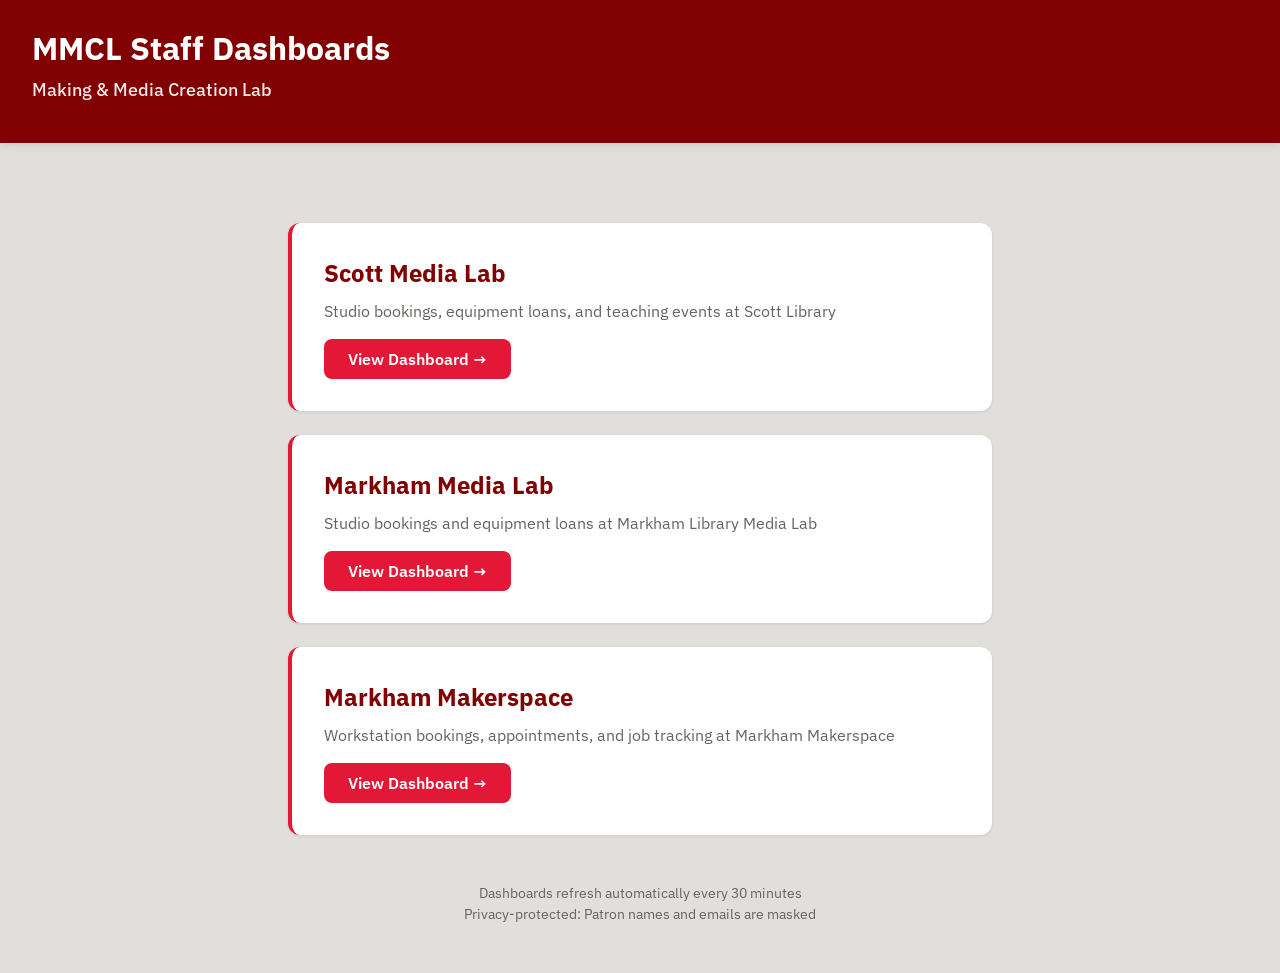
<file: docs/index.html>
<!DOCTYPE html>
<html lang="en">
<head>
    <meta charset="UTF-8">
    <meta name="viewport" content="width=device-width, initial-scale=1.0">
    <title>MMCL Dashboards</title>
    <link rel="stylesheet" href="static/style.css">
    <style>
        .dashboard-links {
            max-width: 800px;
            margin: 0 auto;
            padding: var(--spacing-xxl);
        }
        .dashboard-card {
            background-color: var(--white);
            border-radius: var(--radius-lg);
            padding: var(--spacing-xl);
            margin-bottom: var(--spacing-lg);
            box-shadow: 0 1px 3px rgba(0, 0, 0, 0.1);
            border-left: 4px solid var(--york-red);
        }
        .dashboard-card h2 {
            margin-bottom: var(--spacing-sm);
            color: var(--york-red-dark);
        }
        .dashboard-card p {
            color: var(--grey-dark);
            margin-bottom: var(--spacing-md);
        }
        .dashboard-card a {
            display: inline-block;
            background-color: var(--york-red);
            color: var(--white);
            padding: var(--spacing-sm) var(--spacing-lg);
            border-radius: var(--radius-md);
            text-decoration: none;
            font-weight: 600;
            transition: background-color 0.2s ease;
        }
        .dashboard-card a:hover {
            background-color: var(--york-red-medium);
        }
    </style>
</head>
<body>
    <header class="dashboard-header">
        <div class="header-top">
            <div class="location-info">
                <h1>MMCL Staff Dashboards</h1>
                <div class="service-type">Making & Media Creation Lab</div>
            </div>
        </div>
    </header>

    <main class="dashboard-links">
        <div class="dashboard-card">
            <h2>Scott Media Lab</h2>
            <p>Studio bookings, equipment loans, and teaching events at Scott Library</p>
            <a href="scott/">View Dashboard →</a>
        </div>

        <div class="dashboard-card">
            <h2>Markham Media Lab</h2>
            <p>Studio bookings and equipment loans at Markham Library Media Lab</p>
            <a href="markham-media/">View Dashboard →</a>
        </div>

        <div class="dashboard-card">
            <h2>Markham Makerspace</h2>
            <p>Workstation bookings, appointments, and job tracking at Markham Makerspace</p>
            <a href="markham-makerspace/">View Dashboard →</a>
        </div>

        <div style="text-align: center; margin-top: var(--spacing-xxl); color: var(--grey-dark); font-size: 0.875rem;">
            <p>Dashboards refresh automatically every 30 minutes</p>
            <p>Privacy-protected: Patron names and emails are masked</p>
        </div>
    </main>
</body>
</html>
</file>
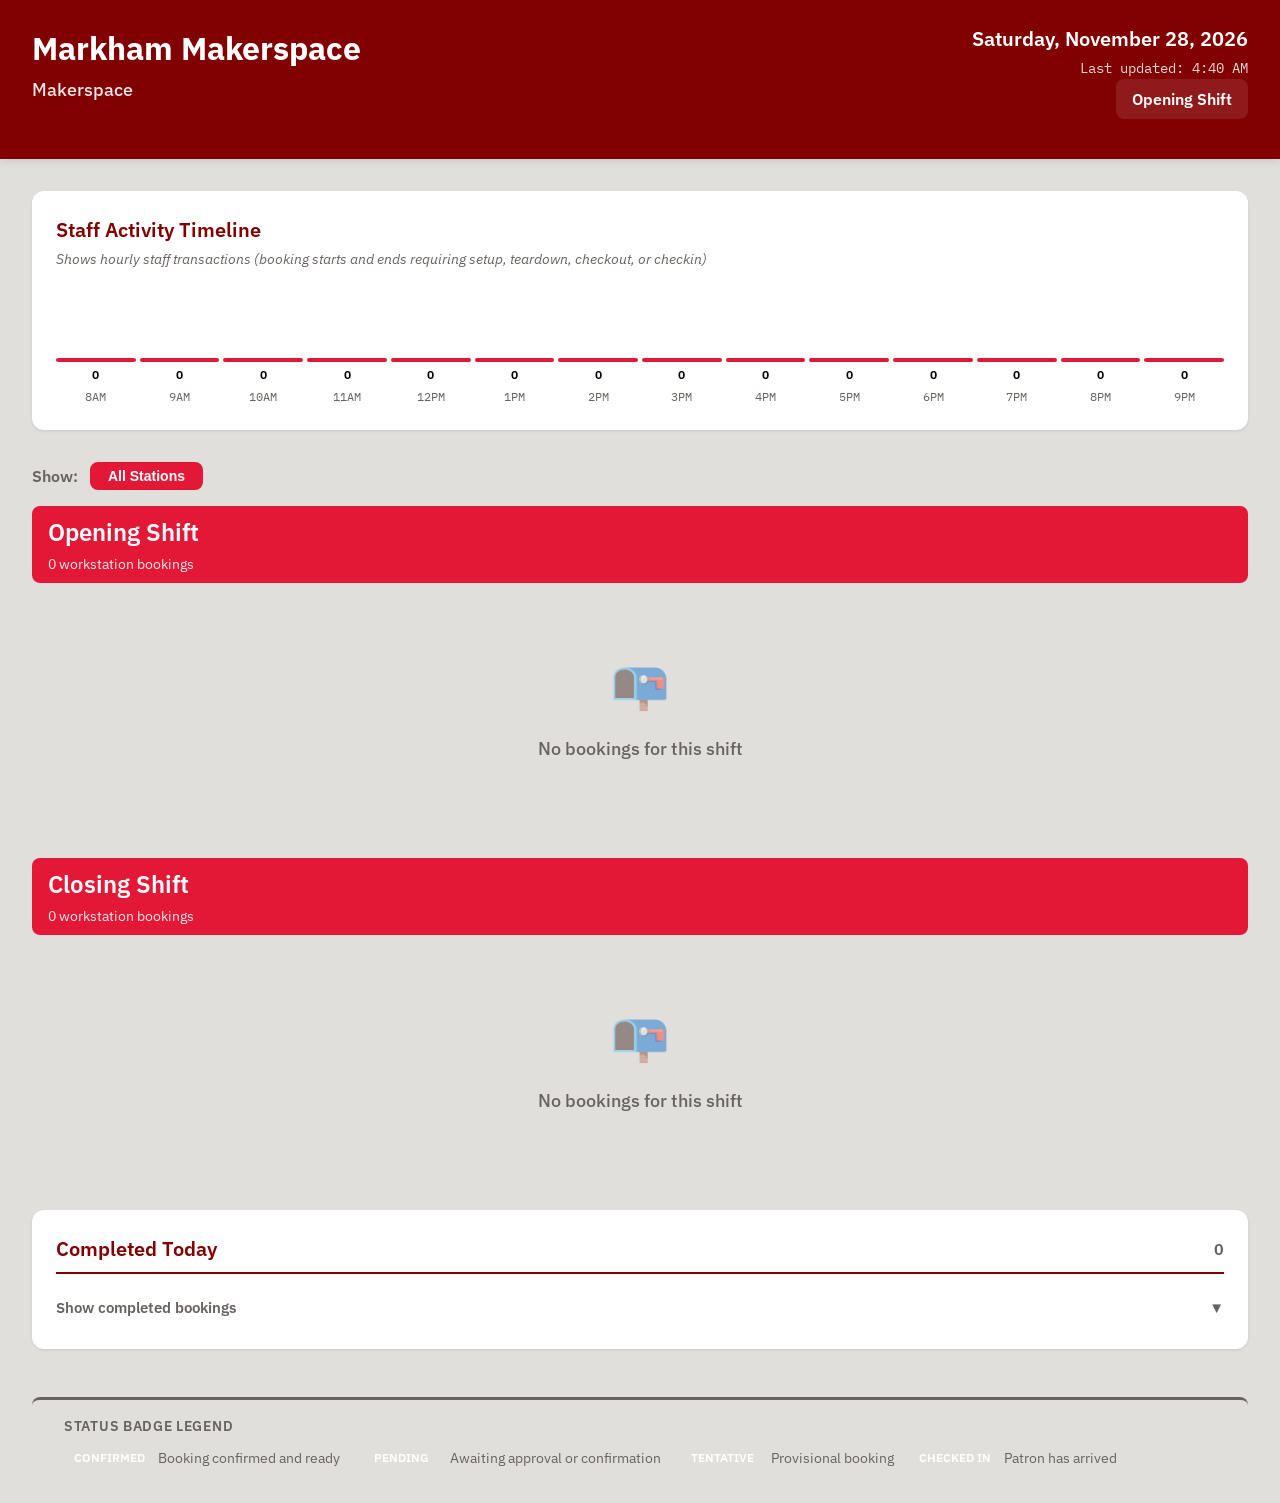
<file: docs/markham-makerspace/index.html>
<!DOCTYPE html>
<html lang="en">
<head>
    <meta charset="UTF-8">
    <meta name="viewport" content="width=device-width, initial-scale=1.0">
    <title>Markham Makerspace - Dashboard</title>
    <link rel="stylesheet" href="../static/style.css?v=1795858847">
    <meta name="description" content="Staff dashboard for Markham Makerspace showing today's workstation bookings, appointments, and job progress">
    <meta http-equiv="refresh" content="300"> </head>
<body>

    <header class="dashboard-header">
        <div class="header-top">
            <div class="location-info">
                <h1>Markham Makerspace</h1>
                <div class="service-type">Makerspace</div>
            </div>
            <div class="header-meta">
                <div class="current-date">Saturday, November 28, 2026</div>
                <div class="last-updated">Last updated: 4:40 AM</div>
                <div class="shift-info">
                    <span class="shift-label">Opening Shift</span>
                </div>
            </div>
        </div>
    </header>

    <section class="peak-load-section">
        <h2>Staff Activity Timeline</h2>
        <p class="timeline-description">Shows hourly staff transactions (booking starts and ends requiring setup, teardown, checkout, or checkin)</p>
        <div class="timeline">
            <div class="timeline-hour ">
                <div class="timeline-bar" style="height: 0%;"></div>
                <div class="timeline-count">0</div>
                <div class="timeline-hour-label">8AM</div>
            </div>
            <div class="timeline-hour ">
                <div class="timeline-bar" style="height: 0%;"></div>
                <div class="timeline-count">0</div>
                <div class="timeline-hour-label">9AM</div>
            </div>
            <div class="timeline-hour ">
                <div class="timeline-bar" style="height: 0%;"></div>
                <div class="timeline-count">0</div>
                <div class="timeline-hour-label">10AM</div>
            </div>
            <div class="timeline-hour ">
                <div class="timeline-bar" style="height: 0%;"></div>
                <div class="timeline-count">0</div>
                <div class="timeline-hour-label">11AM</div>
            </div>
            <div class="timeline-hour ">
                <div class="timeline-bar" style="height: 0%;"></div>
                <div class="timeline-count">0</div>
                <div class="timeline-hour-label">12PM</div>
            </div>
            <div class="timeline-hour ">
                <div class="timeline-bar" style="height: 0%;"></div>
                <div class="timeline-count">0</div>
                <div class="timeline-hour-label">1PM</div>
            </div>
            <div class="timeline-hour ">
                <div class="timeline-bar" style="height: 0%;"></div>
                <div class="timeline-count">0</div>
                <div class="timeline-hour-label">2PM</div>
            </div>
            <div class="timeline-hour ">
                <div class="timeline-bar" style="height: 0%;"></div>
                <div class="timeline-count">0</div>
                <div class="timeline-hour-label">3PM</div>
            </div>
            <div class="timeline-hour ">
                <div class="timeline-bar" style="height: 0%;"></div>
                <div class="timeline-count">0</div>
                <div class="timeline-hour-label">4PM</div>
            </div>
            <div class="timeline-hour ">
                <div class="timeline-bar" style="height: 0%;"></div>
                <div class="timeline-count">0</div>
                <div class="timeline-hour-label">5PM</div>
            </div>
            <div class="timeline-hour ">
                <div class="timeline-bar" style="height: 0%;"></div>
                <div class="timeline-count">0</div>
                <div class="timeline-hour-label">6PM</div>
            </div>
            <div class="timeline-hour ">
                <div class="timeline-bar" style="height: 0%;"></div>
                <div class="timeline-count">0</div>
                <div class="timeline-hour-label">7PM</div>
            </div>
            <div class="timeline-hour ">
                <div class="timeline-bar" style="height: 0%;"></div>
                <div class="timeline-count">0</div>
                <div class="timeline-hour-label">8PM</div>
            </div>
            <div class="timeline-hour ">
                <div class="timeline-bar" style="height: 0%;"></div>
                <div class="timeline-count">0</div>
                <div class="timeline-hour-label">9PM</div>
            </div>
        </div>
    </section>

    <section class="filters-section">
        <span class="filters-label">Show:</span>
        <button class="filter-button" data-filter="all" onclick="filterBookings('all')">All Stations</button>
    </section>

    <main class="main-content">


        <section class="shift-group">
            <div class="shift-group-header">
                <h2>Opening Shift</h2>
                <div class="booking-count">
                    0 workstation bookings                </div>
            </div>


            <div class="empty-state">
                <div class="empty-state-icon">📭</div>
                <div class="empty-state-message">No bookings for this shift</div>
            </div>
        </section>
        <section class="shift-group">
            <div class="shift-group-header">
                <h2>Closing Shift</h2>
                <div class="booking-count">
                    0 workstation bookings                </div>
            </div>


            <div class="empty-state">
                <div class="empty-state-icon">📭</div>
                <div class="empty-state-message">No bookings for this shift</div>
            </div>
        </section>

    </main>

    <aside class="persistent-sections">


        <section class="persistent-section">
            <div class="section-header">
                <h2>Completed Today</h2>
                <span class="section-count">0</span>
            </div>
            <div class="collapsible-section">
                <button class="collapse-toggle" aria-expanded="false" data-target="completed-collapse">
                    <span>Show completed bookings</span>
                    <span class="collapse-icon">▼</span>
                </button>
                <div id="completed-collapse" class="collapse-content">
                    <div class="empty-state">
                        <div class="empty-state-message">No completed bookings today</div>
                    </div>
                </div>
            </div>
        </section>

    </aside>

    <footer class="status-legend">
        <h3>Status Badge Legend</h3>
        <div class="legend-items">
            <div class="legend-item">
                <span class="legend-badge status-confirmed">CONFIRMED</span>
                <span class="legend-description">Booking confirmed and ready</span>
            </div>
            <div class="legend-item">
                <span class="legend-badge status-pending">PENDING</span>
                <span class="legend-description">Awaiting approval or confirmation</span>
            </div>
            <div class="legend-item">
                <span class="legend-badge status-tentative">TENTATIVE</span>
                <span class="legend-description">Provisional booking</span>
            </div>
            <div class="legend-item">
                <span class="legend-badge status-checked-in">CHECKED IN</span>
                <span class="legend-description">Patron has arrived</span>
            </div>
        </div>
    </footer>

    <script src="../static/dashboard.js?v=1795858847"></script>
</body>
</html>
</file>
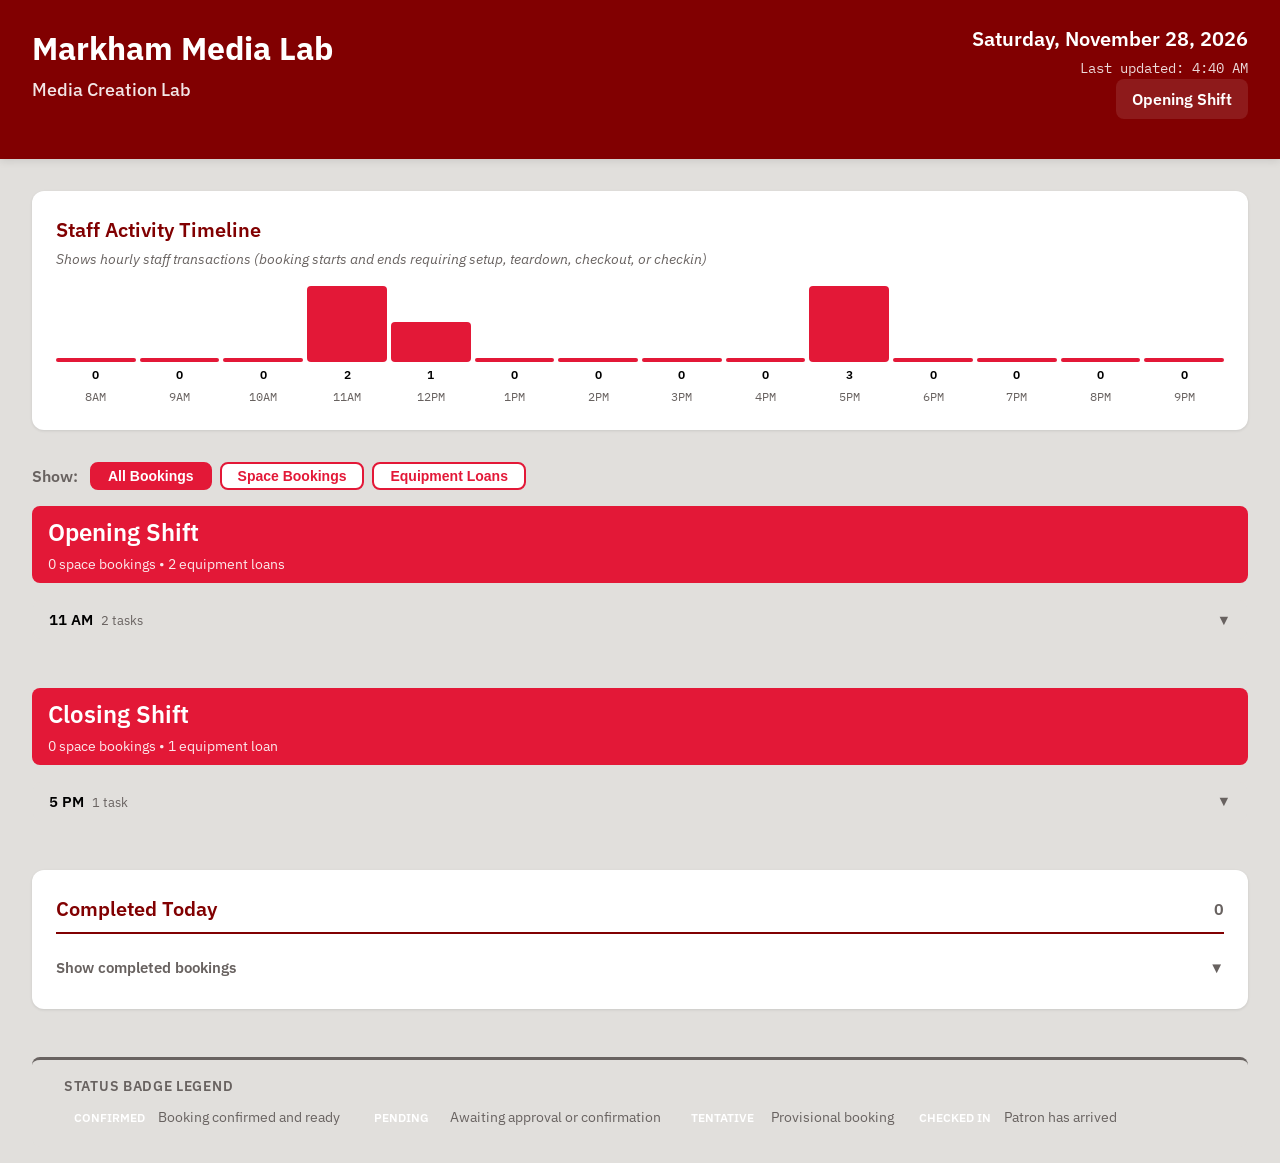
<file: docs/markham-media/index.html>
<!DOCTYPE html>
<html lang="en">
<head>
    <meta charset="UTF-8">
    <meta name="viewport" content="width=device-width, initial-scale=1.0">
    <title>Markham Media Lab - Dashboard</title>
    <link rel="stylesheet" href="../static/style.css?v=1795858847">
    <meta name="description" content="Staff dashboard for Markham Media Lab showing today's bookings, equipment loans, and schedules">
    <meta http-equiv="refresh" content="300"> </head>
<body>

    <header class="dashboard-header">
        <div class="header-top">
            <div class="location-info">
                <h1>Markham Media Lab</h1>
                <div class="service-type">Media Creation Lab</div>
            </div>
            <div class="header-meta">
                <div class="current-date">Saturday, November 28, 2026</div>
                <div class="last-updated">Last updated: 4:40 AM</div>
                <div class="shift-info">
                    <span class="shift-label">Opening Shift</span>
                </div>
            </div>
        </div>
    </header>

    <section class="peak-load-section">
        <h2>Staff Activity Timeline</h2>
        <p class="timeline-description">Shows hourly staff transactions (booking starts and ends requiring setup, teardown, checkout, or checkin)</p>
        <div class="timeline">
            <div class="timeline-hour ">
                <div class="timeline-bar" style="height: 0%;"></div>
                <div class="timeline-count">0</div>
                <div class="timeline-hour-label">8AM</div>
            </div>
            <div class="timeline-hour ">
                <div class="timeline-bar" style="height: 0%;"></div>
                <div class="timeline-count">0</div>
                <div class="timeline-hour-label">9AM</div>
            </div>
            <div class="timeline-hour ">
                <div class="timeline-bar" style="height: 0%;"></div>
                <div class="timeline-count">0</div>
                <div class="timeline-hour-label">10AM</div>
            </div>
            <div class="timeline-hour ">
                <div class="timeline-bar" style="height: 66.66666666666666%;"></div>
                <div class="timeline-count">2</div>
                <div class="timeline-hour-label">11AM</div>
            </div>
            <div class="timeline-hour ">
                <div class="timeline-bar" style="height: 33.33333333333333%;"></div>
                <div class="timeline-count">1</div>
                <div class="timeline-hour-label">12PM</div>
            </div>
            <div class="timeline-hour ">
                <div class="timeline-bar" style="height: 0%;"></div>
                <div class="timeline-count">0</div>
                <div class="timeline-hour-label">1PM</div>
            </div>
            <div class="timeline-hour ">
                <div class="timeline-bar" style="height: 0%;"></div>
                <div class="timeline-count">0</div>
                <div class="timeline-hour-label">2PM</div>
            </div>
            <div class="timeline-hour ">
                <div class="timeline-bar" style="height: 0%;"></div>
                <div class="timeline-count">0</div>
                <div class="timeline-hour-label">3PM</div>
            </div>
            <div class="timeline-hour ">
                <div class="timeline-bar" style="height: 0%;"></div>
                <div class="timeline-count">0</div>
                <div class="timeline-hour-label">4PM</div>
            </div>
            <div class="timeline-hour ">
                <div class="timeline-bar" style="height: 100.0%;"></div>
                <div class="timeline-count">3</div>
                <div class="timeline-hour-label">5PM</div>
            </div>
            <div class="timeline-hour ">
                <div class="timeline-bar" style="height: 0%;"></div>
                <div class="timeline-count">0</div>
                <div class="timeline-hour-label">6PM</div>
            </div>
            <div class="timeline-hour ">
                <div class="timeline-bar" style="height: 0%;"></div>
                <div class="timeline-count">0</div>
                <div class="timeline-hour-label">7PM</div>
            </div>
            <div class="timeline-hour ">
                <div class="timeline-bar" style="height: 0%;"></div>
                <div class="timeline-count">0</div>
                <div class="timeline-hour-label">8PM</div>
            </div>
            <div class="timeline-hour ">
                <div class="timeline-bar" style="height: 0%;"></div>
                <div class="timeline-count">0</div>
                <div class="timeline-hour-label">9PM</div>
            </div>
        </div>
    </section>

    <section class="filters-section">
        <span class="filters-label">Show:</span>
        <button class="filter-button" data-filter="all" onclick="filterBookings('all')">All Bookings</button>
        <button class="filter-button" data-filter="space" onclick="filterBookings('space')">Space Bookings</button>
        <button class="filter-button" data-filter="equipment" onclick="filterBookings('equipment')">Equipment Loans</button>
    </section>

    <main class="main-content">


        <section class="shift-group">
            <div class="shift-group-header">
                <h2>Opening Shift</h2>
                <div class="booking-count">
                    0 space bookings •
                    2 equipment loans                </div>
            </div>




            <div class="hour-group">
                <div class="hour-group-header" onclick="toggleHourGroup(this)">
                    <div class="hour-group-label">
                        <span class="hour-group-title">11 AM</span>
                        <span class="hour-group-count">2 tasks</span>
                    </div>
                    <span class="hour-group-icon">▼</span>
                </div>
                <div class="hour-group-content collapsed">
                    <div class="booking-list">
                                    <article class="booking-card equipment-loan" data-booking-id="f76a8bd75d6e" data-booking-type="equipment">

                <div class="booking-card-header-bar" onclick="toggleBookingCard(this)">
                    <div class="booking-card-summary">
                        <div class="booking-card-summary-title">
<span class="task-time-prominent">11:00 AM</span>Canon RF 10mm-18mm
                        </div>
                        <div class="booking-card-summary-time">
Checkout • J.I.                        </div>
                    </div>
                    <div class="booking-badges">
                        <span class="badge badge-task">CHECKOUT NEEDED</span>
                        <span class="badge status-confirmed">CONFIRMED</span>
                    </div>
                    <span class="booking-card-expand-icon">▼</span>
                    <div class="workflow-header-progress">
                        <div class="workflow-header-progress-fill"></div>
                    </div>
                </div>

                <div class="booking-card-content">

                <div class="booking-header">
                    <div class="booking-title">
                        <h3>Canon RF 10mm-18mm</h3>
                        <div class="booking-category">Camera Lenses</div>
                    </div>
                    <div class="booking-badges">
                        <span class="badge status-confirmed">CONFIRMED</span>
                        <span class="badge shift-boundary-flag">Shift Boundary</span>
                        <span class="equipment-indicator pickup">
                            📦 Pickup
                        </span>
                    </div>
                </div>

                <div class="booking-details">
                    <div class="detail-row">
                        <span class="detail-label">Checkout:</span>
                        <span class="detail-value">11:00 AM</span>
                    </div>
                    <div class="detail-row">
                        <span class="detail-label">Patron:</span>
                        <span class="detail-value patron-info">J.I. (j***@my.yorku.ca)</span>
                    </div>
                </div>

                <div class="workflow-panel">
                    <div class="workflow-header">
                        <span class="workflow-title">Equipment Checkout</span>
                        <span class="workflow-progress">
                            <span class="workflow-step-counter">0</span> / 6
                        </span>
                    </div>
                    <ol class="workflow-steps">
                        <li class="workflow-step">
                            <input type="checkbox" class="step-checkbox"
                                   data-step="1"
                                   onchange="onStepChecked(this)">
                            <span class="step-number">1</span>
                            <span class="step-description">Verify patron identity against booking record</span>
                        </li>
                        <li class="workflow-step">
                            <input type="checkbox" class="step-checkbox"
                                   data-step="2"
                                   onchange="onStepChecked(this)">
                            <span class="step-number">2</span>
                            <span class="step-description">Retrieve equipment kit; check all components against printed component list</span>
                        </li>
                        <li class="workflow-step">
                            <input type="checkbox" class="step-checkbox"
                                   data-step="3"
                                   onchange="onStepChecked(this)">
                            <span class="step-number">3</span>
                            <span class="step-description">Confirm any required batteries are fully charged</span>
                        </li>
                        <li class="workflow-step">
                            <input type="checkbox" class="step-checkbox"
                                   data-step="4"
                                   onchange="onStepChecked(this)">
                            <span class="step-number">4</span>
                            <span class="step-description">Inspect equipment condition; document any existing damage or wear</span>
                        </li>
                        <li class="workflow-step">
                            <input type="checkbox" class="step-checkbox"
                                   data-step="5"
                                   onchange="onStepChecked(this)">
                            <span class="step-number">5</span>
                            <span class="step-description">Check out equipment in LibCal system</span>
                        </li>
                        <li class="workflow-step">
                            <input type="checkbox" class="step-checkbox"
                                   data-step="6"
                                   onchange="onStepChecked(this)">
                            <span class="step-number">6</span>
                            <span class="step-description">Provide patron with return instructions and due date reminder</span>
                        </li>
                    </ol>
                </div>

                <div class="booking-id">ID: f76a8bd75d6e</div>

                </div> 
            </article>

                                    <article class="booking-card equipment-loan" data-booking-id="fffb00e225af" data-booking-type="equipment">

                <div class="booking-card-header-bar" onclick="toggleBookingCard(this)">
                    <div class="booking-card-summary">
                        <div class="booking-card-summary-title">
<span class="task-time-prominent">11:00 AM</span>DJI Osmo Pocket 3
                        </div>
                        <div class="booking-card-summary-time">
Checkout • K.N.                        </div>
                    </div>
                    <div class="booking-badges">
                        <span class="badge badge-task">CHECKOUT NEEDED</span>
                        <span class="badge status-confirmed">CONFIRMED</span>
                    </div>
                    <span class="booking-card-expand-icon">▼</span>
                    <div class="workflow-header-progress">
                        <div class="workflow-header-progress-fill"></div>
                    </div>
                </div>

                <div class="booking-card-content">

                <div class="booking-header">
                    <div class="booking-title">
                        <h3>DJI Osmo Pocket 3</h3>
                        <div class="booking-category">Camera Stabilizers</div>
                    </div>
                    <div class="booking-badges">
                        <span class="badge status-confirmed">CONFIRMED</span>
                        <span class="badge shift-boundary-flag">Shift Boundary</span>
                        <span class="equipment-indicator pickup">
                            📦 Pickup
                        </span>
                    </div>
                </div>

                <div class="booking-details">
                    <div class="detail-row">
                        <span class="detail-label">Checkout:</span>
                        <span class="detail-value">11:00 AM</span>
                    </div>
                    <div class="detail-row">
                        <span class="detail-label">Patron:</span>
                        <span class="detail-value patron-info">K.N. (k***@my.yorku.ca)</span>
                    </div>
                </div>

                <div class="workflow-panel">
                    <div class="workflow-header">
                        <span class="workflow-title">Equipment Checkout</span>
                        <span class="workflow-progress">
                            <span class="workflow-step-counter">0</span> / 6
                        </span>
                    </div>
                    <ol class="workflow-steps">
                        <li class="workflow-step">
                            <input type="checkbox" class="step-checkbox"
                                   data-step="1"
                                   onchange="onStepChecked(this)">
                            <span class="step-number">1</span>
                            <span class="step-description">Verify patron identity against booking record</span>
                        </li>
                        <li class="workflow-step">
                            <input type="checkbox" class="step-checkbox"
                                   data-step="2"
                                   onchange="onStepChecked(this)">
                            <span class="step-number">2</span>
                            <span class="step-description">Retrieve equipment kit; check all components against printed component list</span>
                        </li>
                        <li class="workflow-step">
                            <input type="checkbox" class="step-checkbox"
                                   data-step="3"
                                   onchange="onStepChecked(this)">
                            <span class="step-number">3</span>
                            <span class="step-description">Confirm any required batteries are fully charged</span>
                        </li>
                        <li class="workflow-step">
                            <input type="checkbox" class="step-checkbox"
                                   data-step="4"
                                   onchange="onStepChecked(this)">
                            <span class="step-number">4</span>
                            <span class="step-description">Inspect equipment condition; document any existing damage or wear</span>
                        </li>
                        <li class="workflow-step">
                            <input type="checkbox" class="step-checkbox"
                                   data-step="5"
                                   onchange="onStepChecked(this)">
                            <span class="step-number">5</span>
                            <span class="step-description">Check out equipment in LibCal system</span>
                        </li>
                        <li class="workflow-step">
                            <input type="checkbox" class="step-checkbox"
                                   data-step="6"
                                   onchange="onStepChecked(this)">
                            <span class="step-number">6</span>
                            <span class="step-description">Provide patron with return instructions and due date reminder</span>
                        </li>
                    </ol>
                </div>

                <div class="booking-id">ID: fffb00e225af</div>

                </div> 
            </article>

                    </div>
                </div>
            </div>

        </section>
        <section class="shift-group">
            <div class="shift-group-header">
                <h2>Closing Shift</h2>
                <div class="booking-count">
                    0 space bookings •
                    1 equipment loan                </div>
            </div>




            <div class="hour-group">
                <div class="hour-group-header" onclick="toggleHourGroup(this)">
                    <div class="hour-group-label">
                        <span class="hour-group-title">5 PM</span>
                        <span class="hour-group-count">1 task</span>
                    </div>
                    <span class="hour-group-icon">▼</span>
                </div>
                <div class="hour-group-content collapsed">
                    <div class="booking-list">
                                    <article class="booking-card equipment-loan" data-booking-id="eab49bdea273" data-booking-type="equipment">

                <div class="booking-card-header-bar" onclick="toggleBookingCard(this)">
                    <div class="booking-card-summary">
                        <div class="booking-card-summary-title">
<span class="task-time-prominent">5:30 PM</span>Crucial X10 SSD Drive
                        </div>
                        <div class="booking-card-summary-time">
Due back • M.K.                        </div>
                    </div>
                    <div class="booking-badges">
                        <span class="badge badge-task">CHECKIN NEEDED</span>
                        <span class="badge status-confirmed">CHECKED OUT</span>
                    </div>
                    <span class="booking-card-expand-icon">▼</span>
                    <div class="workflow-header-progress">
                        <div class="workflow-header-progress-fill"></div>
                    </div>
                </div>

                <div class="booking-card-content">

                <div class="booking-header">
                    <div class="booking-title">
                        <h3>Crucial X10 SSD Drive</h3>
                        <div class="booking-category">SSD Drives</div>
                    </div>
                    <div class="booking-badges">
                        <span class="badge status-confirmed">CHECKED OUT</span>
                        <span class="badge shift-boundary-flag">Shift Boundary</span>
                        <span class="equipment-indicator return">
                            ↩️ Return
                        </span>
                    </div>
                </div>

                <div class="booking-details">
                    <div class="detail-row">
                        <span class="detail-label">Due back:</span>
                        <span class="detail-value">5:30 PM</span>
                    </div>
                    <div class="detail-row">
                        <span class="detail-label">Patron:</span>
                        <span class="detail-value patron-info">M.K. (m***@gmail.com)</span>
                    </div>
                </div>

                <div class="workflow-panel">
                    <div class="workflow-header">
                        <span class="workflow-title">Equipment Return</span>
                        <span class="workflow-progress">
                            <span class="workflow-step-counter">0</span> / 5
                        </span>
                    </div>
                    <ol class="workflow-steps">
                        <li class="workflow-step">
                            <input type="checkbox" class="step-checkbox"
                                   data-step="1"
                                   onchange="onStepChecked(this)">
                            <span class="step-number">1</span>
                            <span class="step-description">Receive equipment from patron</span>
                        </li>
                        <li class="workflow-step">
                            <input type="checkbox" class="step-checkbox"
                                   data-step="2"
                                   onchange="onStepChecked(this)">
                            <span class="step-number">2</span>
                            <span class="step-description">Check all components against printed component list</span>
                        </li>
                        <li class="workflow-step">
                            <input type="checkbox" class="step-checkbox"
                                   data-step="3"
                                   onchange="onStepChecked(this)">
                            <span class="step-number">3</span>
                            <span class="step-description">Inspect equipment condition; compare against checkout notes</span>
                        </li>
                        <li class="workflow-step">
                            <input type="checkbox" class="step-checkbox"
                                   data-step="4"
                                   onchange="onStepChecked(this)">
                            <span class="step-number">4</span>
                            <span class="step-description">Check in equipment in LibCal system</span>
                        </li>
                        <li class="workflow-step">
                            <input type="checkbox" class="step-checkbox"
                                   data-step="5"
                                   onchange="onStepChecked(this)">
                            <span class="step-number">5</span>
                            <span class="step-description">If damage or missing components detected: flag in system and notify supervisor</span>
                        </li>
                    </ol>
                </div>

                <div class="booking-id">ID: eab49bdea273</div>

                </div> 
            </article>

                    </div>
                </div>
            </div>

        </section>

    </main>

    <aside class="persistent-sections">



        <section class="persistent-section">
            <div class="section-header">
                <h2>Completed Today</h2>
                <span class="section-count">0</span>
            </div>
            <div class="collapsible-section">
                <button class="collapse-toggle" aria-expanded="false" data-target="completed-collapse">
                    <span>Show completed bookings</span>
                    <span class="collapse-icon">▼</span>
                </button>
                <div id="completed-collapse" class="collapse-content">
                    <div class="empty-state">
                        <div class="empty-state-message">No completed bookings today</div>
                    </div>
                </div>
            </div>
        </section>

    </aside>

    <footer class="status-legend">
        <h3>Status Badge Legend</h3>
        <div class="legend-items">
            <div class="legend-item">
                <span class="legend-badge status-confirmed">CONFIRMED</span>
                <span class="legend-description">Booking confirmed and ready</span>
            </div>
            <div class="legend-item">
                <span class="legend-badge status-pending">PENDING</span>
                <span class="legend-description">Awaiting approval or confirmation</span>
            </div>
            <div class="legend-item">
                <span class="legend-badge status-tentative">TENTATIVE</span>
                <span class="legend-description">Provisional booking</span>
            </div>
            <div class="legend-item">
                <span class="legend-badge status-checked-in">CHECKED IN</span>
                <span class="legend-description">Patron has arrived</span>
            </div>
        </div>
    </footer>

    <script src="../static/dashboard.js?v=1795858847"></script>
</body>
</html>
</file>
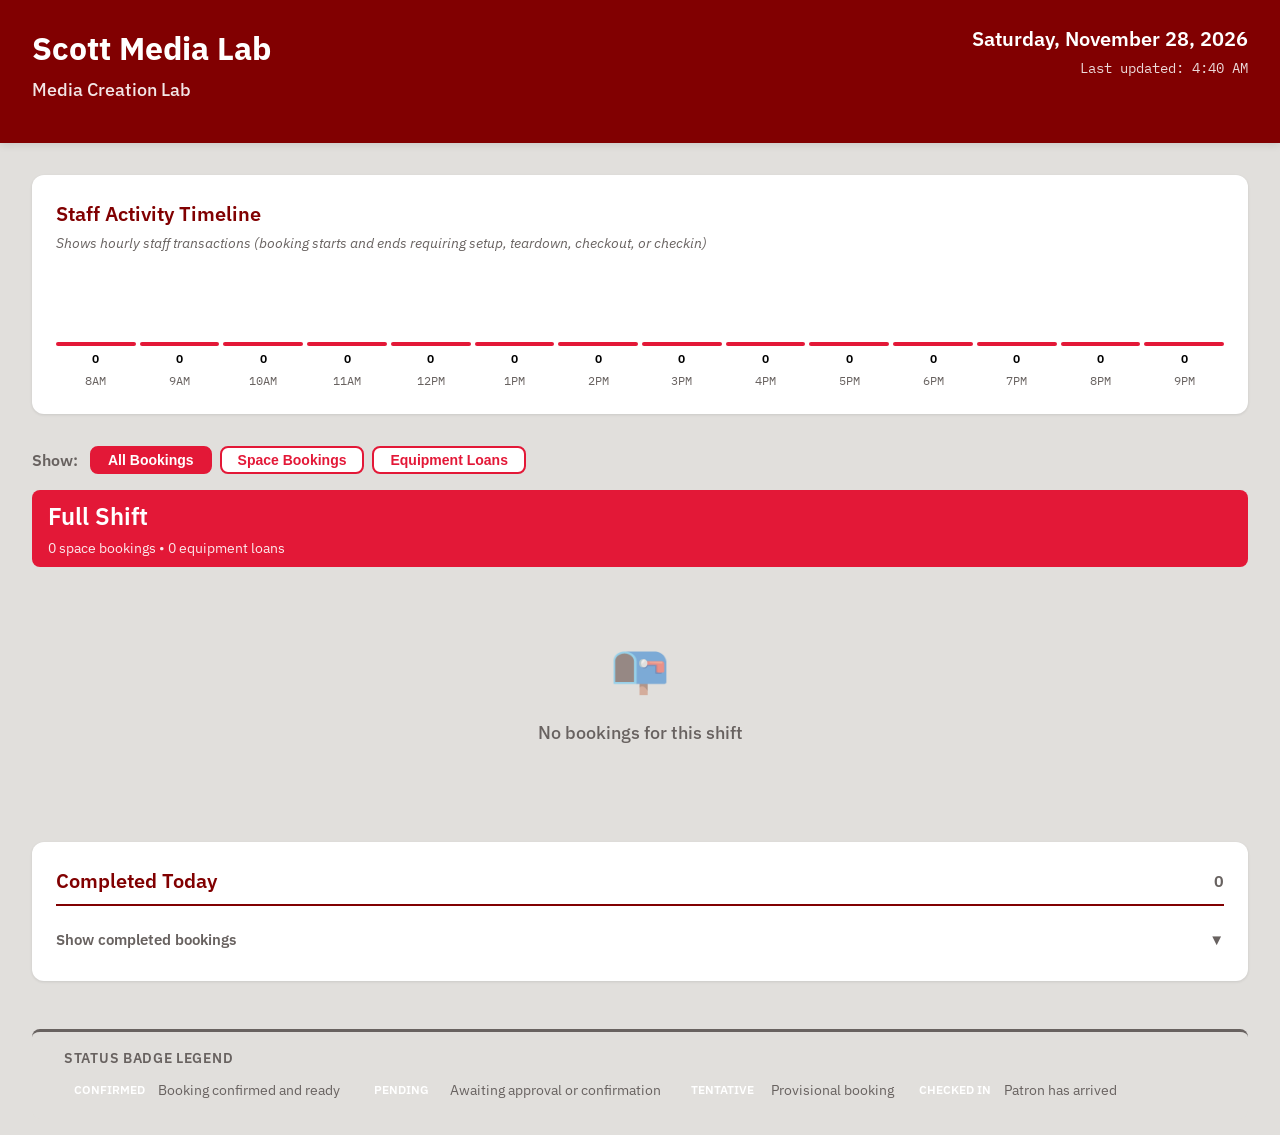
<file: docs/scott/index.html>
<!DOCTYPE html>
<html lang="en">
<head>
    <meta charset="UTF-8">
    <meta name="viewport" content="width=device-width, initial-scale=1.0">
    <title>Scott Media Lab - Dashboard</title>
    <link rel="stylesheet" href="../static/style.css?v=1795858847">
    <meta name="description" content="Staff dashboard for Scott Media Lab showing today's bookings, equipment loans, and schedules">
    <meta http-equiv="refresh" content="300"> </head>
<body>

    <header class="dashboard-header">
        <div class="header-top">
            <div class="location-info">
                <h1>Scott Media Lab</h1>
                <div class="service-type">Media Creation Lab</div>
            </div>
            <div class="header-meta">
                <div class="current-date">Saturday, November 28, 2026</div>
                <div class="last-updated">Last updated: 4:40 AM</div>
            </div>
        </div>
    </header>

    <section class="peak-load-section">
        <h2>Staff Activity Timeline</h2>
        <p class="timeline-description">Shows hourly staff transactions (booking starts and ends requiring setup, teardown, checkout, or checkin)</p>
        <div class="timeline">
            <div class="timeline-hour ">
                <div class="timeline-bar" style="height: 0%;"></div>
                <div class="timeline-count">0</div>
                <div class="timeline-hour-label">8AM</div>
            </div>
            <div class="timeline-hour ">
                <div class="timeline-bar" style="height: 0%;"></div>
                <div class="timeline-count">0</div>
                <div class="timeline-hour-label">9AM</div>
            </div>
            <div class="timeline-hour ">
                <div class="timeline-bar" style="height: 0%;"></div>
                <div class="timeline-count">0</div>
                <div class="timeline-hour-label">10AM</div>
            </div>
            <div class="timeline-hour ">
                <div class="timeline-bar" style="height: 0%;"></div>
                <div class="timeline-count">0</div>
                <div class="timeline-hour-label">11AM</div>
            </div>
            <div class="timeline-hour ">
                <div class="timeline-bar" style="height: 0%;"></div>
                <div class="timeline-count">0</div>
                <div class="timeline-hour-label">12PM</div>
            </div>
            <div class="timeline-hour ">
                <div class="timeline-bar" style="height: 0%;"></div>
                <div class="timeline-count">0</div>
                <div class="timeline-hour-label">1PM</div>
            </div>
            <div class="timeline-hour ">
                <div class="timeline-bar" style="height: 0%;"></div>
                <div class="timeline-count">0</div>
                <div class="timeline-hour-label">2PM</div>
            </div>
            <div class="timeline-hour ">
                <div class="timeline-bar" style="height: 0%;"></div>
                <div class="timeline-count">0</div>
                <div class="timeline-hour-label">3PM</div>
            </div>
            <div class="timeline-hour ">
                <div class="timeline-bar" style="height: 0%;"></div>
                <div class="timeline-count">0</div>
                <div class="timeline-hour-label">4PM</div>
            </div>
            <div class="timeline-hour ">
                <div class="timeline-bar" style="height: 0%;"></div>
                <div class="timeline-count">0</div>
                <div class="timeline-hour-label">5PM</div>
            </div>
            <div class="timeline-hour ">
                <div class="timeline-bar" style="height: 0%;"></div>
                <div class="timeline-count">0</div>
                <div class="timeline-hour-label">6PM</div>
            </div>
            <div class="timeline-hour ">
                <div class="timeline-bar" style="height: 0%;"></div>
                <div class="timeline-count">0</div>
                <div class="timeline-hour-label">7PM</div>
            </div>
            <div class="timeline-hour ">
                <div class="timeline-bar" style="height: 0%;"></div>
                <div class="timeline-count">0</div>
                <div class="timeline-hour-label">8PM</div>
            </div>
            <div class="timeline-hour ">
                <div class="timeline-bar" style="height: 0%;"></div>
                <div class="timeline-count">0</div>
                <div class="timeline-hour-label">9PM</div>
            </div>
        </div>
    </section>

    <section class="filters-section">
        <span class="filters-label">Show:</span>
        <button class="filter-button" data-filter="all" onclick="filterBookings('all')">All Bookings</button>
        <button class="filter-button" data-filter="space" onclick="filterBookings('space')">Space Bookings</button>
        <button class="filter-button" data-filter="equipment" onclick="filterBookings('equipment')">Equipment Loans</button>
    </section>

    <main class="main-content">


        <section class="shift-group">
            <div class="shift-group-header">
                <h2>Full Shift</h2>
                <div class="booking-count">
                    0 space bookings •
                    0 equipment loans                </div>
            </div>


            <div class="empty-state">
                <div class="empty-state-icon">📭</div>
                <div class="empty-state-message">No bookings for this shift</div>
            </div>
        </section>

    </main>

    <aside class="persistent-sections">



        <section class="persistent-section">
            <div class="section-header">
                <h2>Completed Today</h2>
                <span class="section-count">0</span>
            </div>
            <div class="collapsible-section">
                <button class="collapse-toggle" aria-expanded="false" data-target="completed-collapse">
                    <span>Show completed bookings</span>
                    <span class="collapse-icon">▼</span>
                </button>
                <div id="completed-collapse" class="collapse-content">
                    <div class="empty-state">
                        <div class="empty-state-message">No completed bookings today</div>
                    </div>
                </div>
            </div>
        </section>

    </aside>

    <footer class="status-legend">
        <h3>Status Badge Legend</h3>
        <div class="legend-items">
            <div class="legend-item">
                <span class="legend-badge status-confirmed">CONFIRMED</span>
                <span class="legend-description">Booking confirmed and ready</span>
            </div>
            <div class="legend-item">
                <span class="legend-badge status-pending">PENDING</span>
                <span class="legend-description">Awaiting approval or confirmation</span>
            </div>
            <div class="legend-item">
                <span class="legend-badge status-tentative">TENTATIVE</span>
                <span class="legend-description">Provisional booking</span>
            </div>
            <div class="legend-item">
                <span class="legend-badge status-checked-in">CHECKED IN</span>
                <span class="legend-description">Patron has arrived</span>
            </div>
        </div>
    </footer>

    <script src="../static/dashboard.js?v=1795858847"></script>
</body>
</html>
</file>
<file: docs/static/style.css>
/*
 * MMCL Staff Dashboard - Styles
 * York University Branding - AODA Compliant
 */

/* ========== Google Fonts ========== */
@import url('https://fonts.googleapis.com/css2?family=IBM+Plex+Sans:wght@400;500;600;700&family=IBM+Plex+Serif:wght@400;500&family=IBM+Plex+Mono:wght@400;500&display=swap');

/* ========== York Brand Colors ========== */
:root {
  /* Primary Colors */
  --york-red: #E31837;
  --york-red-medium: #AF0D1A;
  --york-red-dark: #810001;

  /* Neutrals */
  --light-grey: #E1DFDC;
  --pewter: #D6CFCA;
  --grey-dark: #686260;
  --white: #FFFFFF;
  --black: #000000;

  /* Accent */
  --bright-blue: #3AC2EF;

  /* Status Colors */
  --status-confirmed: var(--york-red);
  --status-tentative: #F59E0B;
  --status-pending: #14B8A6;
  --status-checked-in: #10B981;
  --status-completed: var(--grey-dark);

  /* Typography */
  --font-primary: 'IBM Plex Sans', sans-serif;
  --font-secondary: 'IBM Plex Serif', serif;
  --font-mono: 'IBM Plex Mono', monospace;

  /* Spacing */
  --spacing-xs: 0.25rem;
  --spacing-sm: 0.5rem;
  --spacing-md: 1rem;
  --spacing-lg: 1.5rem;
  --spacing-xl: 2rem;
  --spacing-xxl: 3rem;

  /* Border Radius */
  --radius-sm: 4px;
  --radius-md: 8px;
  --radius-lg: 12px;
}

/* ========== Reset & Base ========== */
* {
  margin: 0;
  padding: 0;
  box-sizing: border-box;
}

body {
  font-family: var(--font-primary);
  font-size: 16px;
  line-height: 1.5;
  color: var(--black);
  background-color: var(--light-grey);
  -webkit-font-smoothing: antialiased;
  -moz-osx-font-smoothing: grayscale;
}

/* ========== Zone A: Header ========== */
.dashboard-header {
  background-color: var(--york-red-dark);
  color: var(--white);
  padding: var(--spacing-lg) var(--spacing-xl);
  margin-bottom: var(--spacing-xl);
  box-shadow: 0 2px 8px rgba(0, 0, 0, 0.1);
}

.header-top {
  display: flex;
  justify-content: space-between;
  align-items: flex-start;
  margin-bottom: var(--spacing-md);
}

.location-info h1 {
  font-size: 2rem;
  font-weight: 700;
  margin-bottom: var(--spacing-xs);
}

.location-info .service-type {
  font-size: 1.125rem;
  opacity: 0.9;
  font-weight: 500;
}

.header-meta {
  text-align: right;
}

.current-date {
  font-size: 1.25rem;
  font-weight: 600;
  margin-bottom: var(--spacing-xs);
}

.last-updated {
  font-size: 0.875rem;
  opacity: 0.85;
  font-family: var(--font-mono);
}

.shift-info {
  background-color: rgba(255, 255, 255, 0.1);
  padding: var(--spacing-sm) var(--spacing-md);
  border-radius: var(--radius-md);
  display: inline-block;
}

.shift-label {
  font-size: 1rem;
  font-weight: 600;
}

/* ========== Zone B: Peak Load Timeline ========== */
.peak-load-section {
  background-color: var(--white);
  padding: var(--spacing-lg);
  margin: 0 var(--spacing-xl) var(--spacing-xl) var(--spacing-xl);
  border-radius: var(--radius-lg);
  box-shadow: 0 1px 3px rgba(0, 0, 0, 0.1);
}

.peak-load-section h2 {
  font-size: 1.25rem;
  font-weight: 600;
  color: var(--york-red-dark);
  margin-bottom: var(--spacing-xs);
}

.timeline-description {
  font-size: 0.875rem;
  color: var(--grey-dark);
  margin-bottom: var(--spacing-md);
  font-style: italic;
}

.timeline {
  display: flex;
  gap: var(--spacing-xs);
  height: 120px;
  align-items: stretch;
}

.timeline-hour {
  flex: 1;
  display: flex;
  flex-direction: column;
  align-items: center;
  justify-content: flex-end;
  gap: var(--spacing-xs);
}

.timeline-bar {
  width: 100%;
  background-color: var(--york-red);
  border-radius: var(--radius-sm);
  min-height: 4px;
  transition: background-color 0.3s ease;
}

.timeline-hour.past .timeline-bar {
  background-color: var(--grey-dark);
  opacity: 0.5;
}

.timeline-hour-label {
  font-size: 0.75rem;
  font-family: var(--font-mono);
  color: var(--grey-dark);
}

.timeline-count {
  font-size: 0.75rem;
  font-weight: 600;
  color: var(--black);
}

/* ========== Filters ========== */
.filters-section {
  margin: var(--spacing-md) var(--spacing-xl);
  display: flex;
  gap: var(--spacing-sm);
  align-items: center;
  flex-wrap: wrap;
}

.filters-label {
  font-weight: 600;
  color: var(--grey-dark);
  margin-right: var(--spacing-xs);
}

.filter-button {
  padding: var(--spacing-xs) var(--spacing-md);
  border: 2px solid var(--york-red);
  background-color: var(--white);
  color: var(--york-red);
  border-radius: var(--radius-md);
  cursor: pointer;
  font-weight: 600;
  font-size: 0.875rem;
  transition: all 0.2s ease;
  user-select: none;
}

.filter-button:hover {
  background-color: var(--light-grey);
}

.filter-button.active {
  background-color: var(--york-red);
  color: var(--white);
}

.filter-button:focus {
  outline: 2px solid var(--york-red);
  outline-offset: 2px;
}

/* Hidden by filter */
.booking-card.filter-hidden {
  display: none;
}

/* ========== Zone C: Main Booking List ========== */
.main-content {
  margin: 0 var(--spacing-xl);
}

.shift-group {
  margin-bottom: var(--spacing-xxl);
}

.shift-group-header {
  background-color: var(--york-red);
  color: var(--white);
  padding: var(--spacing-sm) var(--spacing-md);
  border-radius: var(--radius-md);
  margin-bottom: var(--spacing-md);
}

.shift-group-header h2 {
  font-size: 1.5rem;
  font-weight: 600;
}

.shift-group-header .booking-count {
  font-size: 0.875rem;
  opacity: 0.9;
  margin-top: var(--spacing-xs);
}

/* ========== Hour Groups (within shift blocks) ========== */
.hour-group {
  margin-bottom: var(--spacing-md);
  border-radius: var(--radius-md);
  overflow: hidden;
  border: 1px solid var(--light-grey);
}

.hour-group-header {
  background-color: var(--light-grey);
  padding: var(--spacing-sm) var(--spacing-md);
  cursor: pointer;
  display: flex;
  justify-content: space-between;
  align-items: center;
  user-select: none;
  transition: background-color 0.2s ease;
}

.hour-group-header:hover {
  background-color: var(--pewter);
}

.hour-group-label {
  display: flex;
  align-items: baseline;
  gap: var(--spacing-sm);
}

.hour-group-title {
  font-weight: 600;
  font-size: 0.95rem;
  color: var(--black);
}

.hour-group-count {
  font-size: 0.8rem;
  color: var(--grey-dark);
}

.hour-group-icon {
  font-size: 0.9rem;
  color: var(--grey-dark);
  transition: transform 0.2s ease;
}

.hour-group.expanded .hour-group-icon {
  transform: rotate(180deg);
}

.hour-group-content {
  padding: var(--spacing-sm) var(--spacing-md) var(--spacing-md);
}

.hour-group-content.collapsed {
  display: none;
}

.hour-group-content .booking-list {
  margin-top: var(--spacing-sm);
}

.outstanding-group .hour-group-header {
  background-color: #FFF7ED;
  border-left: 4px solid var(--status-tentative);
}

.outstanding-group .hour-group-header:hover {
  background-color: #FFEDD5;
}

.outstanding-group .hour-group-title {
  color: #92400E;
}

.outstanding-group .hour-group-count {
  color: #B45309;
}

.hour-group.filter-hidden {
  display: none;
}

/* ========== Prominent task time in card header ========== */
.task-time-prominent {
  font-family: var(--font-mono);
  font-weight: 700;
  font-size: 1.05em;
  color: var(--york-red);
  margin-right: 0.4rem;
}

.booking-list {
  display: grid;
  gap: var(--spacing-md);
}

/* ========== Booking Cards ========== */
.booking-card {
  background-color: var(--white);
  border-radius: var(--radius-md);
  padding: 0;
  box-shadow: 0 1px 3px rgba(0, 0, 0, 0.1);
  border-left: 4px solid var(--york-red);
  transition: box-shadow 0.2s ease;
  overflow: hidden;
}

.booking-card:hover {
  box-shadow: 0 4px 12px rgba(0, 0, 0, 0.15);
}

.booking-card-header-bar {
  position: relative;
  padding: var(--spacing-sm) var(--spacing-md);
  background-color: var(--light-grey);
  cursor: pointer;
  display: flex;
  justify-content: space-between;
  align-items: center;
  transition: background-color 0.2s ease;
  user-select: none;
}

.booking-card-header-bar:hover {
  background-color: var(--pewter);
}

.booking-card-summary {
  flex: 1;
}

.booking-card-summary-title {
  font-weight: 600;
  color: var(--black);
  margin-bottom: var(--spacing-xs);
}

.booking-card-summary-time {
  font-size: 0.875rem;
  color: var(--grey-dark);
}

.booking-card-expand-icon {
  font-size: 1.25rem;
  color: var(--grey-dark);
  transition: transform 0.2s ease;
  margin-left: var(--spacing-md);
}

.booking-card.expanded .booking-card-expand-icon {
  transform: rotate(180deg);
}

.booking-card-content {
  max-height: 0;
  overflow: hidden;
  transition: max-height 0.3s ease;
  padding: 0 var(--spacing-md);
}

.booking-card.expanded .booking-card-content {
  max-height: 3000px;
  padding: var(--spacing-md);
}

.booking-card.equipment-loan {
  border-left-color: var(--bright-blue);
}

.booking-card.teaching-event {
  border-left-color: var(--grey-dark);
}

.booking-card.overdue {
  border-left-color: var(--status-tentative);
  background-color: #FFF7ED;
}

.booking-header {
  display: flex;
  justify-content: space-between;
  align-items: flex-start;
  margin-bottom: var(--spacing-md);
}

.booking-title {
  flex: 1;
}

.booking-title h3 {
  font-size: 1.125rem;
  font-weight: 600;
  color: var(--black);
  margin-bottom: var(--spacing-xs);
}

.booking-category {
  font-size: 0.875rem;
  color: var(--grey-dark);
}

.booking-badges {
  display: flex;
  gap: var(--spacing-sm);
  flex-wrap: wrap;
}

.badge {
  display: inline-block;
  padding: var(--spacing-xs) var(--spacing-sm);
  border-radius: var(--radius-sm);
  font-size: 0.75rem;
  font-weight: 600;
  text-transform: uppercase;
  letter-spacing: 0.5px;
}

.badge.status-confirmed {
  background-color: var(--status-confirmed);
  color: var(--white);
}

.badge.status-tentative {
  background-color: var(--status-tentative);
  color: var(--white);
}

.badge.status-pending {
  background-color: var(--status-pending);
  color: var(--white);
}

.badge.status-checked-in {
  background-color: var(--status-checked-in);
  color: var(--white);
}

.badge.teaching-event-badge {
  background-color: var(--grey-dark);
  color: var(--white);
}

.badge.badge-task {
  background-color: var(--bright-blue);
  color: var(--white);
  font-weight: 700;
}

.badge.shift-boundary-flag {
  background-color: var(--bright-blue);
  color: var(--white);
}

.booking-details {
  display: grid;
  gap: var(--spacing-sm);
  margin-bottom: var(--spacing-md);
}

.detail-row {
  display: flex;
  gap: var(--spacing-md);
  font-size: 0.9375rem;
}

.detail-label {
  font-weight: 600;
  color: var(--grey-dark);
  min-width: 80px;
}

.detail-value {
  color: var(--black);
}

.patron-info {
  font-family: var(--font-mono);
}

.booking-id {
  font-family: var(--font-mono);
  color: var(--grey-dark);
  font-size: 0.875rem;
}

/* ========== Equipment Indicators ========== */
.equipment-indicator {
  display: inline-flex;
  align-items: center;
  gap: var(--spacing-xs);
  padding: var(--spacing-xs) var(--spacing-sm);
  background-color: var(--light-grey);
  border-radius: var(--radius-sm);
  font-size: 0.875rem;
  font-weight: 500;
}

.equipment-indicator.pickup {
  background-color: #DBEAFE;
  color: #1E40AF;
}

.equipment-indicator.return {
  background-color: #D1FAE5;
  color: #065F46;
}

/* ========== Workflow Checklist (Phase 1: Read-only) ========== */
.workflow-panel {
  margin-top: var(--spacing-md);
  padding-top: var(--spacing-md);
  border-top: 1px solid var(--light-grey);
}

.workflow-header {
  display: flex;
  justify-content: space-between;
  align-items: center;
  margin-bottom: var(--spacing-sm);
}

.workflow-title {
  font-size: 0.9375rem;
  font-weight: 600;
  color: var(--york-red-dark);
}

.workflow-progress {
  font-size: 0.875rem;
  color: var(--grey-dark);
}

.workflow-steps {
  list-style: none;
  display: grid;
  gap: var(--spacing-sm);
}

.workflow-step {
  display: flex;
  align-items: flex-start;
  gap: var(--spacing-sm);
  padding: var(--spacing-sm);
  background-color: var(--light-grey);
  border-radius: var(--radius-sm);
  font-size: 0.875rem;
}

.step-number {
  display: inline-flex;
  align-items: center;
  justify-content: center;
  width: 24px;
  height: 24px;
  background-color: var(--grey-dark);
  color: var(--white);
  border-radius: 50%;
  font-size: 0.75rem;
  font-weight: 600;
  flex-shrink: 0;
}

.step-description {
  flex: 1;
  color: var(--black);
}

/* --- Workflow progress bar in collapsed card header --- */
.workflow-header-progress {
  position: absolute;
  bottom: 0;
  left: 0;
  right: 0;
  height: 4px;
  background-color: rgba(0, 0, 0, 0.25);
}

.workflow-header-progress-fill {
  height: 100%;
  background-color: var(--status-checked-in);
  transition: width 0.3s ease;
  width: 0%;
}

/* --- Completed step state --- */
.workflow-step.step-completed {
  opacity: 0.65;
}

.workflow-step.step-completed .step-description {
  text-decoration: line-through;
  color: var(--grey-dark);
}

.workflow-step.step-completed .step-number {
  background-color: var(--status-checked-in);
}

/* --- Step checkbox --- */
.step-checkbox {
  width: 18px;
  height: 18px;
  cursor: pointer;
  accent-color: var(--york-red);
  flex-shrink: 0;
  margin-top: 2px;
}

/* --- Inline progress bar (always-expanded in-progress job cards) --- */
.workflow-inline-progress {
  height: 4px;
  background-color: var(--pewter);
  border-radius: 2px;
  margin-bottom: var(--spacing-sm);
}

.workflow-inline-progress-fill {
  height: 100%;
  background-color: var(--status-checked-in);
  border-radius: 2px;
  transition: width 0.3s ease;
  width: 0%;
}

/* ========== Zone D: Persistent Sections ========== */
.persistent-sections {
  margin: var(--spacing-xxl) var(--spacing-xl);
}

.persistent-section {
  background-color: var(--white);
  border-radius: var(--radius-lg);
  padding: var(--spacing-lg);
  margin-bottom: var(--spacing-xl);
  box-shadow: 0 1px 3px rgba(0, 0, 0, 0.1);
}

.section-header {
  display: flex;
  justify-content: space-between;
  align-items: center;
  margin-bottom: var(--spacing-md);
  padding-bottom: var(--spacing-sm);
  border-bottom: 2px solid var(--york-red-dark);
}

.section-header h2 {
  font-size: 1.25rem;
  font-weight: 600;
  color: var(--york-red-dark);
}

.section-count {
  font-size: 1rem;
  font-weight: 600;
  color: var(--grey-dark);
}

.overdue-section .section-header {
  border-bottom-color: var(--status-tentative);
}

.overdue-section .section-header h2 {
  color: var(--status-tentative);
}

/* ========== Collapsible Section ========== */
.collapsible-section {
  margin-top: var(--spacing-md);
}

.collapse-toggle {
  background: none;
  border: none;
  width: 100%;
  text-align: left;
  padding: var(--spacing-sm) 0;
  font-family: var(--font-primary);
  font-size: 0.9375rem;
  font-weight: 600;
  color: var(--grey-dark);
  cursor: pointer;
  display: flex;
  justify-content: space-between;
  align-items: center;
  transition: color 0.2s ease;
}

.collapse-toggle:hover {
  color: var(--black);
}

.collapse-icon {
  transition: transform 0.2s ease;
}

.collapse-toggle[aria-expanded="true"] .collapse-icon {
  transform: rotate(180deg);
}

.collapse-content {
  max-height: 0;
  overflow: hidden;
  transition: max-height 0.3s ease;
}

.collapse-content.open {
  max-height: 5000px;
}

/* ========== Empty States ========== */
.empty-state {
  text-align: center;
  padding: var(--spacing-xxl) var(--spacing-md);
  color: var(--grey-dark);
}

.empty-state-icon {
  font-size: 3rem;
  margin-bottom: var(--spacing-md);
  opacity: 0.5;
}

.empty-state-message {
  font-size: 1.125rem;
  font-weight: 500;
}

/* ========== Warning Banners ========== */
.warning-banner {
  background-color: #FFF7ED;
  border-left: 4px solid var(--status-tentative);
  padding: var(--spacing-md);
  border-radius: var(--radius-md);
  margin-bottom: var(--spacing-md);
  display: flex;
  gap: var(--spacing-md);
  align-items: flex-start;
}

.warning-icon {
  font-size: 1.5rem;
  color: var(--status-tentative);
}

.warning-content {
  flex: 1;
}

.warning-title {
  font-weight: 600;
  color: var(--black);
  margin-bottom: var(--spacing-xs);
}

.warning-message {
  font-size: 0.9375rem;
  color: var(--grey-dark);
}

/* ========== Responsive Design ========== */
@media (max-width: 1024px) {
  .header-top {
    flex-direction: column;
    gap: var(--spacing-md);
  }

  .header-meta {
    text-align: left;
  }

  .timeline {
    height: 100px;
  }
}

@media (max-width: 768px) {
  body {
    font-size: 14px;
  }

  .dashboard-header {
    padding: var(--spacing-md);
  }

  .main-content,
  .peak-load-section,
  .persistent-sections {
    margin-left: var(--spacing-md);
    margin-right: var(--spacing-md);
  }

  .location-info h1 {
    font-size: 1.5rem;
  }

  .timeline-hour-label {
    font-size: 0.625rem;
  }

  .booking-header {
    flex-direction: column;
    gap: var(--spacing-sm);
  }

  .detail-row {
    flex-direction: column;
    gap: var(--spacing-xs);
  }
}

/* ========== Makerspace-Specific Styles ========== */
.booking-card.in-progress {
  border-left-color: var(--bright-blue);
  background-color: #F0F9FF;
}

.in-progress-section .section-header {
  border-bottom-color: var(--bright-blue);
}

.in-progress-section .section-header h2 {
  color: var(--bright-blue);
}

.workflow-step.safety-step {
  background-color: #FFF7ED;
  border-left: 3px solid var(--status-tentative);
}

.workflow-step.safety-step .step-number {
  background-color: var(--status-tentative);
}

/* ========== Status Legend ========== */
.status-legend {
  background-color: var(--light-grey);
  padding: var(--spacing-md) var(--spacing-xl);
  margin: var(--spacing-xxl) var(--spacing-xl) var(--spacing-md) var(--spacing-xl);
  border-radius: var(--radius-md);
  border-top: 3px solid var(--grey-dark);
}

.status-legend h3 {
  font-size: 0.875rem;
  font-weight: 600;
  color: var(--grey-dark);
  margin-bottom: var(--spacing-sm);
  text-transform: uppercase;
  letter-spacing: 0.05em;
}

.legend-items {
  display: flex;
  flex-wrap: wrap;
  gap: var(--spacing-md);
}

.legend-item {
  display: flex;
  align-items: center;
  gap: var(--spacing-xs);
}

.legend-badge {
  display: inline-block;
  padding: var(--spacing-xs) var(--spacing-sm);
  border-radius: var(--radius-sm);
  font-size: 0.75rem;
  font-weight: 600;
  color: var(--white);
  min-width: 90px;
  text-align: center;
}

.legend-description {
  font-size: 0.875rem;
  color: var(--grey-dark);
}

/* ========== Print Styles ========== */
@media print {
  body {
    background-color: var(--white);
  }

  .dashboard-header {
    background-color: var(--white);
    color: var(--black);
    border-bottom: 2px solid var(--black);
  }

  .booking-card {
    page-break-inside: avoid;
    border: 1px solid var(--grey-dark);
  }

  .timeline {
    display: none;
  }
}
</file>
